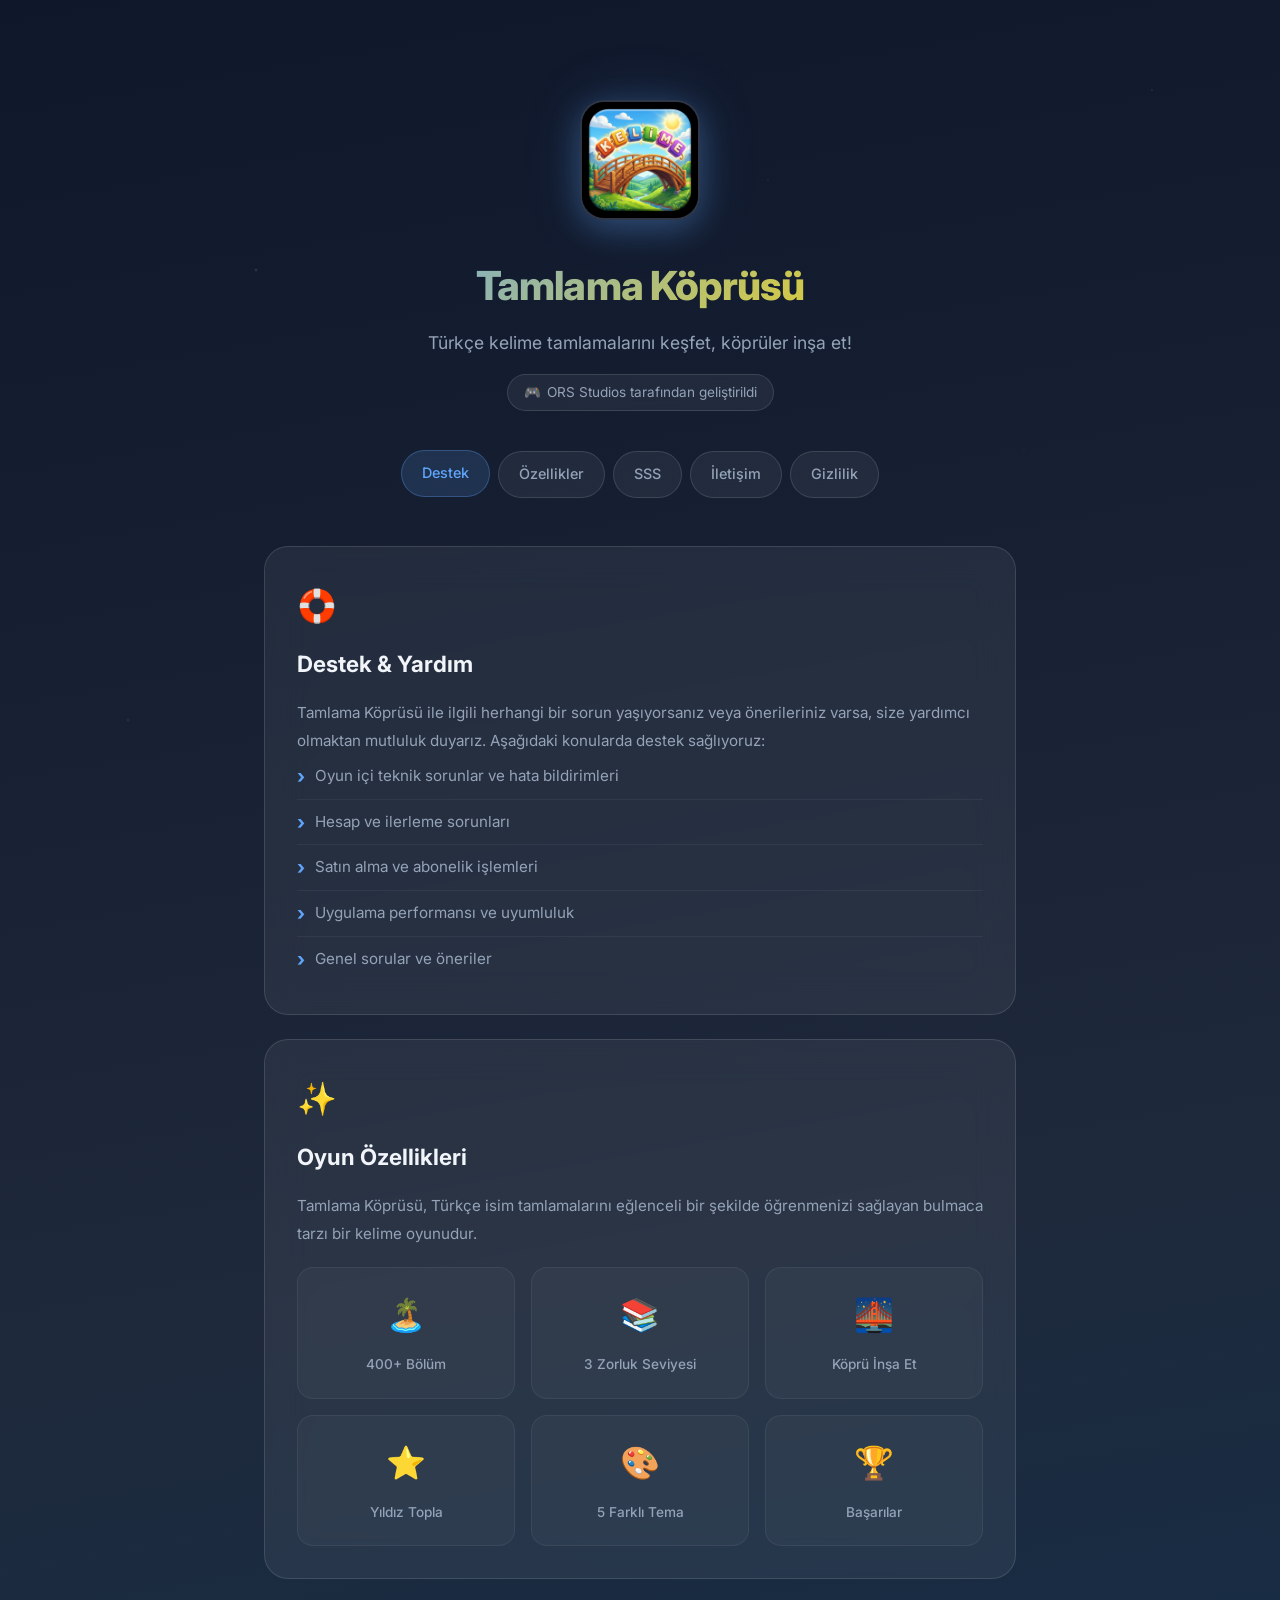
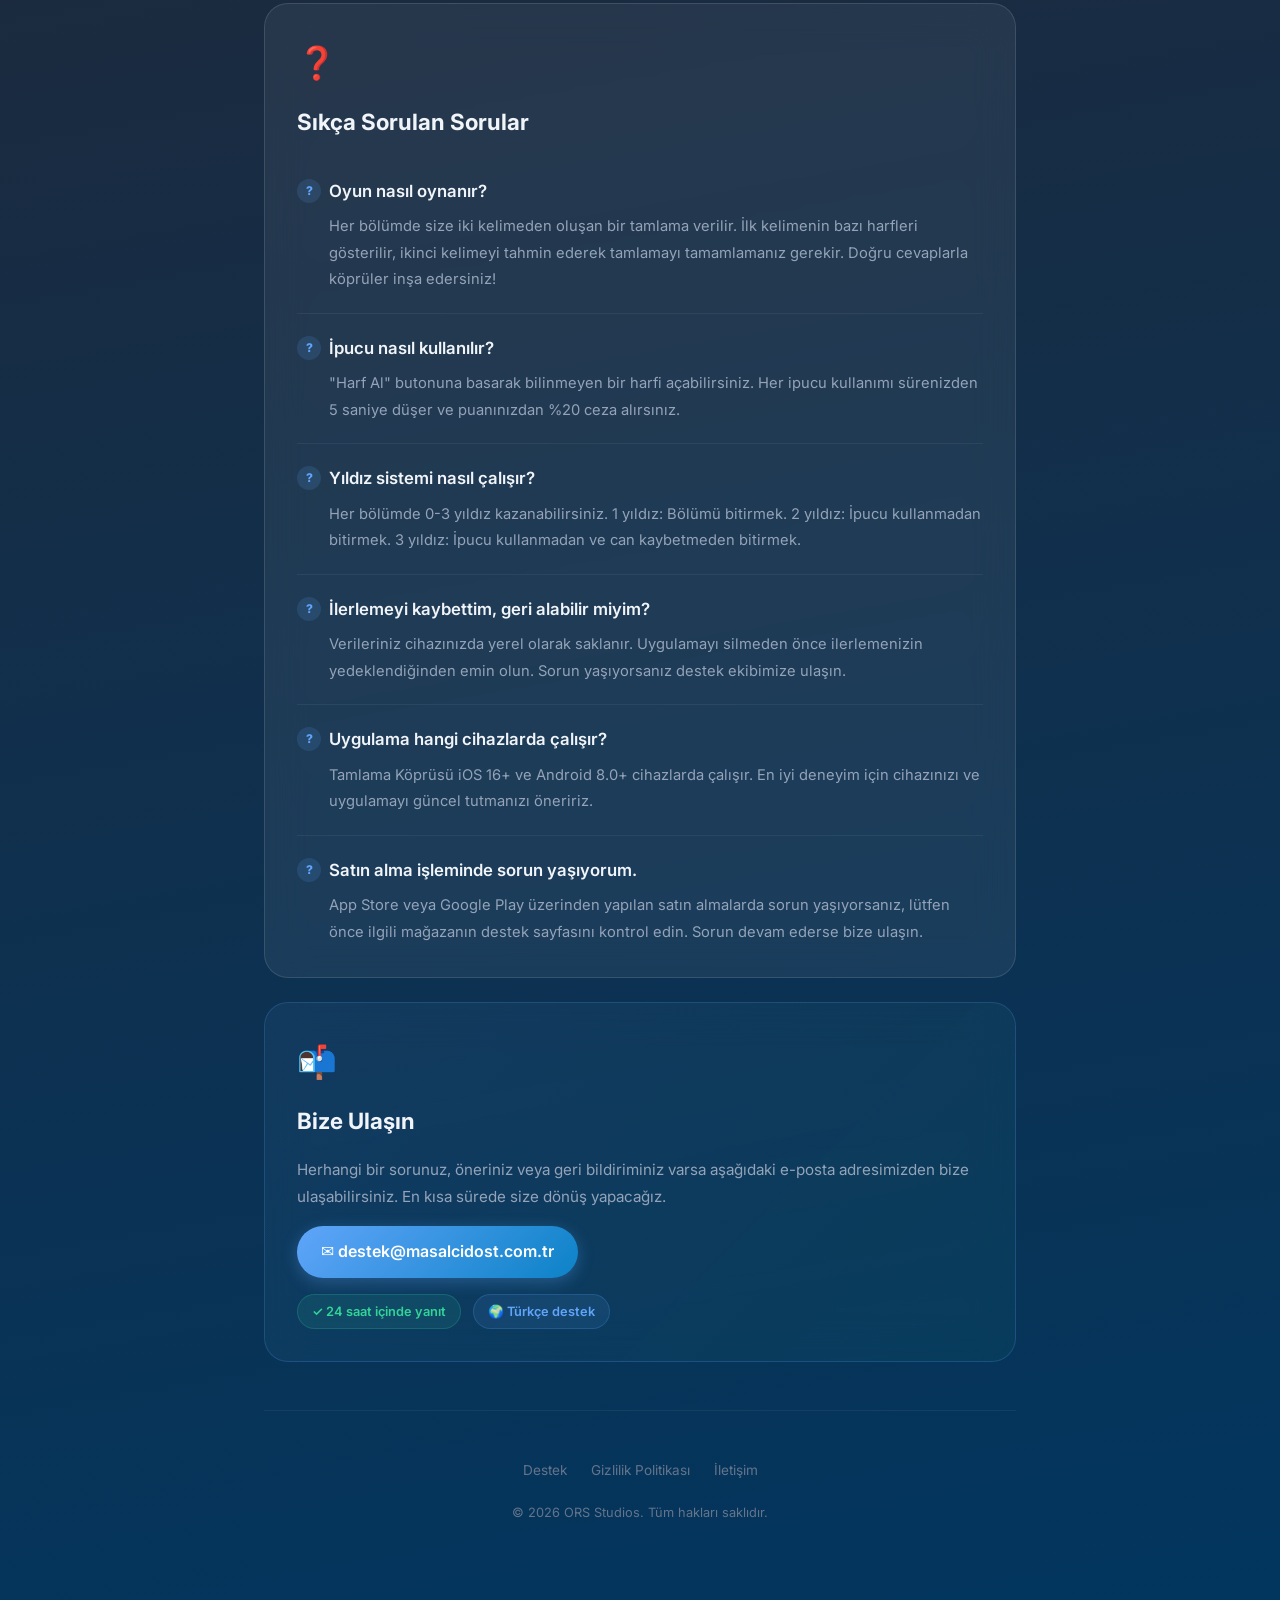
<file: index.html>
<!DOCTYPE html>
<html lang="tr">

<head>
  <meta charset="UTF-8">
  <meta name="viewport" content="width=device-width, initial-scale=1.0">
  <title>Tamlama Köprüsü — Destek</title>
  <meta name="description"
    content="Tamlama Köprüsü oyunu destek sayfası. Yardım, sıkça sorulan sorular ve iletişim bilgileri.">
  <meta name="keywords" content="Tamlama Köprüsü, destek, yardım, Türkçe, kelime oyunu, eğitim">
  <meta name="author" content="Zincir Oyun">
  <meta property="og:title" content="Tamlama Köprüsü — Destek">
  <meta property="og:description" content="Tamlama Köprüsü kelime oyunu destek ve yardım sayfası.">
  <meta property="og:type" content="website">
  <link rel="preconnect" href="https://fonts.googleapis.com">
  <link rel="preconnect" href="https://fonts.gstatic.com" crossorigin>
  <link href="https://fonts.googleapis.com/css2?family=Inter:wght@400;500;600;700;800&display=swap" rel="stylesheet">
  <link rel="stylesheet" href="style.css">
</head>

<body>
  <div class="page-wrapper">

    <!-- ===== HEADER ===== -->
    <header class="site-header">
      <img src="app-icon.png" alt="Tamlama Köprüsü" class="app-icon" onerror="this.style.display='none'">
      <h1 class="app-title">Tamlama Köprüsü</h1>
      <p class="app-subtitle">Türkçe kelime tamlamalarını keşfet, köprüler inşa et!</p>
      <div class="developer-badge">
        <span>🎮</span> ORS Studios tarafından geliştirildi
      </div>
    </header>

    <!-- ===== NAV ===== -->
    <nav class="site-nav">
      <a href="#destek" class="nav-link active">Destek</a>
      <a href="#ozellikler" class="nav-link">Özellikler</a>
      <a href="#sss" class="nav-link">SSS</a>
      <a href="#iletisim" class="nav-link">İletişim</a>
      <a href="privacy.html" class="nav-link">Gizlilik</a>
    </nav>

    <!-- ===== DESTEK ===== -->
    <section id="destek">
      <div class="card">
        <span class="card-icon">🛟</span>
        <h2>Destek & Yardım</h2>
        <p>
          Tamlama Köprüsü ile ilgili herhangi bir sorun yaşıyorsanız veya önerileriniz varsa,
          size yardımcı olmaktan mutluluk duyarız. Aşağıdaki konularda destek sağlıyoruz:
        </p>
        <ul>
          <li>Oyun içi teknik sorunlar ve hata bildirimleri</li>
          <li>Hesap ve ilerleme sorunları</li>
          <li>Satın alma ve abonelik işlemleri</li>
          <li>Uygulama performansı ve uyumluluk</li>
          <li>Genel sorular ve öneriler</li>
        </ul>
      </div>
    </section>

    <!-- ===== ÖZELLİKLER ===== -->
    <section id="ozellikler">
      <div class="card">
        <span class="card-icon">✨</span>
        <h2>Oyun Özellikleri</h2>
        <p>
          Tamlama Köprüsü, Türkçe isim tamlamalarını eğlenceli bir şekilde öğrenmenizi sağlayan
          bulmaca tarzı bir kelime oyunudur.
        </p>
        <div class="features-grid">
          <div class="feature-item">
            <span class="emoji">🏝️</span>
            <span class="label">400+ Bölüm</span>
          </div>
          <div class="feature-item">
            <span class="emoji">📚</span>
            <span class="label">3 Zorluk Seviyesi</span>
          </div>
          <div class="feature-item">
            <span class="emoji">🌉</span>
            <span class="label">Köprü İnşa Et</span>
          </div>
          <div class="feature-item">
            <span class="emoji">⭐</span>
            <span class="label">Yıldız Topla</span>
          </div>
          <div class="feature-item">
            <span class="emoji">🎨</span>
            <span class="label">5 Farklı Tema</span>
          </div>
          <div class="feature-item">
            <span class="emoji">🏆</span>
            <span class="label">Başarılar</span>
          </div>
        </div>
      </div>
    </section>

    <!-- ===== SSS ===== -->
    <section id="sss">
      <div class="card">
        <span class="card-icon">❓</span>
        <h2>Sıkça Sorulan Sorular</h2>

        <div class="faq-item">
          <h3>Oyun nasıl oynanır?</h3>
          <p>
            Her bölümde size iki kelimeden oluşan bir tamlama verilir. İlk kelimenin bazı harfleri
            gösterilir, ikinci kelimeyi tahmin ederek tamlamayı tamamlamanız gerekir. Doğru cevaplarla
            köprüler inşa edersiniz!
          </p>
        </div>

        <div class="faq-item">
          <h3>İpucu nasıl kullanılır?</h3>
          <p>
            "Harf Al" butonuna basarak bilinmeyen bir harfi açabilirsiniz. Her ipucu kullanımı
            sürenizden 5 saniye düşer ve puanınızdan %20 ceza alırsınız.
          </p>
        </div>

        <div class="faq-item">
          <h3>Yıldız sistemi nasıl çalışır?</h3>
          <p>
            Her bölümde 0-3 yıldız kazanabilirsiniz.
            1 yıldız: Bölümü bitirmek.
            2 yıldız: İpucu kullanmadan bitirmek.
            3 yıldız: İpucu kullanmadan ve can kaybetmeden bitirmek.
          </p>
        </div>

        <div class="faq-item">
          <h3>İlerlemeyi kaybettim, geri alabilir miyim?</h3>
          <p>
            Verileriniz cihazınızda yerel olarak saklanır. Uygulamayı silmeden önce ilerlemenizin
            yedeklendiğinden emin olun. Sorun yaşıyorsanız destek ekibimize ulaşın.
          </p>
        </div>

        <div class="faq-item">
          <h3>Uygulama hangi cihazlarda çalışır?</h3>
          <p>
            Tamlama Köprüsü iOS 16+ ve Android 8.0+ cihazlarda çalışır. En iyi deneyim için
            cihazınızı ve uygulamayı güncel tutmanızı öneririz.
          </p>
        </div>

        <div class="faq-item">
          <h3>Satın alma işleminde sorun yaşıyorum.</h3>
          <p>
            App Store veya Google Play üzerinden yapılan satın almalarda sorun yaşıyorsanız, lütfen
            önce ilgili mağazanın destek sayfasını kontrol edin. Sorun devam ederse bize ulaşın.
          </p>
        </div>
      </div>
    </section>

    <!-- ===== İLETİŞİM ===== -->
    <section id="iletisim">
      <div class="card contact-card">
        <span class="card-icon">📬</span>
        <h2>Bize Ulaşın</h2>
        <p>
          Herhangi bir sorunuz, öneriniz veya geri bildiriminiz varsa aşağıdaki
          e-posta adresimizden bize ulaşabilirsiniz. En kısa sürede size dönüş yapacağız.
        </p>
        <a href="mailto:destek@masalcidost.com.tr" class="contact-email">
          ✉️ destek@masalcidost.com.tr
        </a>
        <div class="badge-row">
          <span class="badge badge--green">✓ 24 saat içinde yanıt</span>
          <span class="badge badge--blue">🌍 Türkçe destek</span>
        </div>
      </div>
    </section>

    <!-- ===== FOOTER ===== -->
    <footer class="site-footer">
      <div class="footer-links">
        <a href="#destek">Destek</a>
        <a href="privacy.html">Gizlilik Politikası</a>
        <a href="mailto:destek@masalcidost.com.tr">İletişim</a>
      </div>
      <p class="footer-copy">© 2026 ORS Studios. Tüm hakları saklıdır.</p>
    </footer>

  </div>
</body>

</html>
</file>
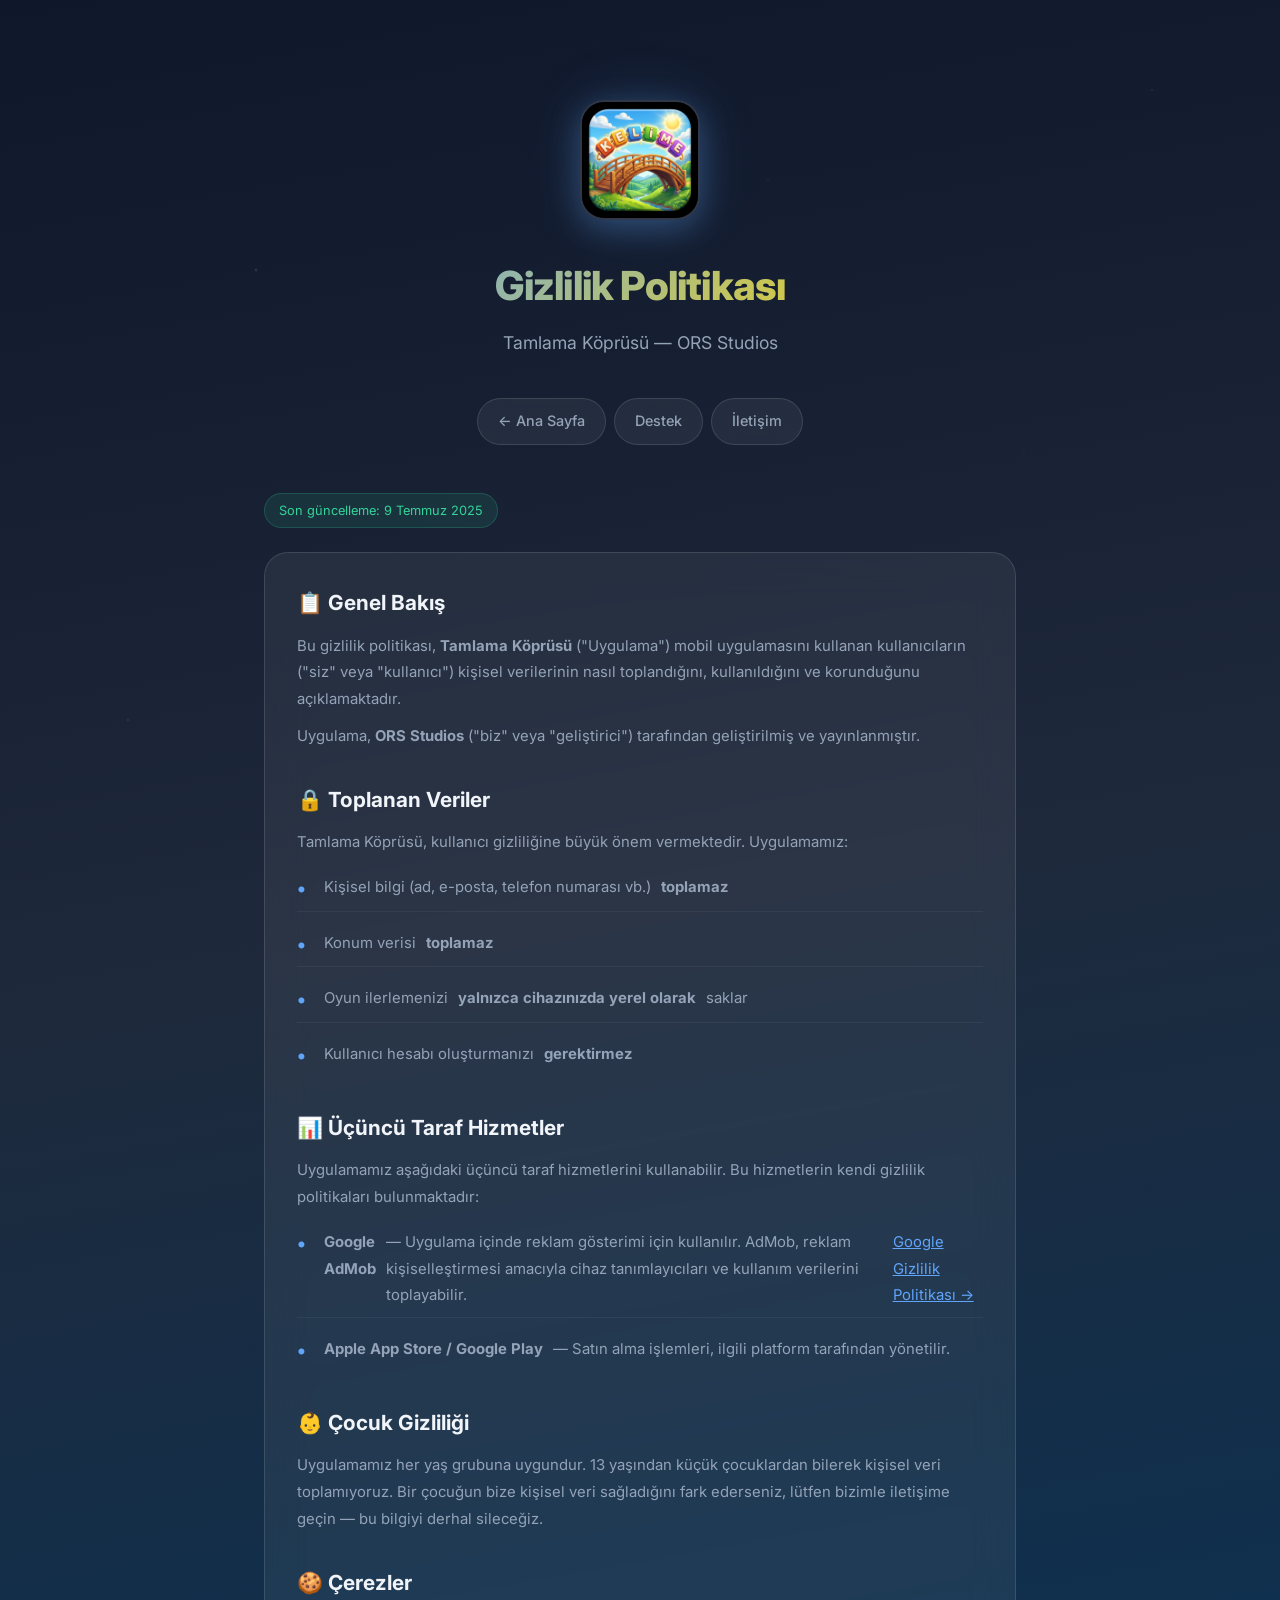
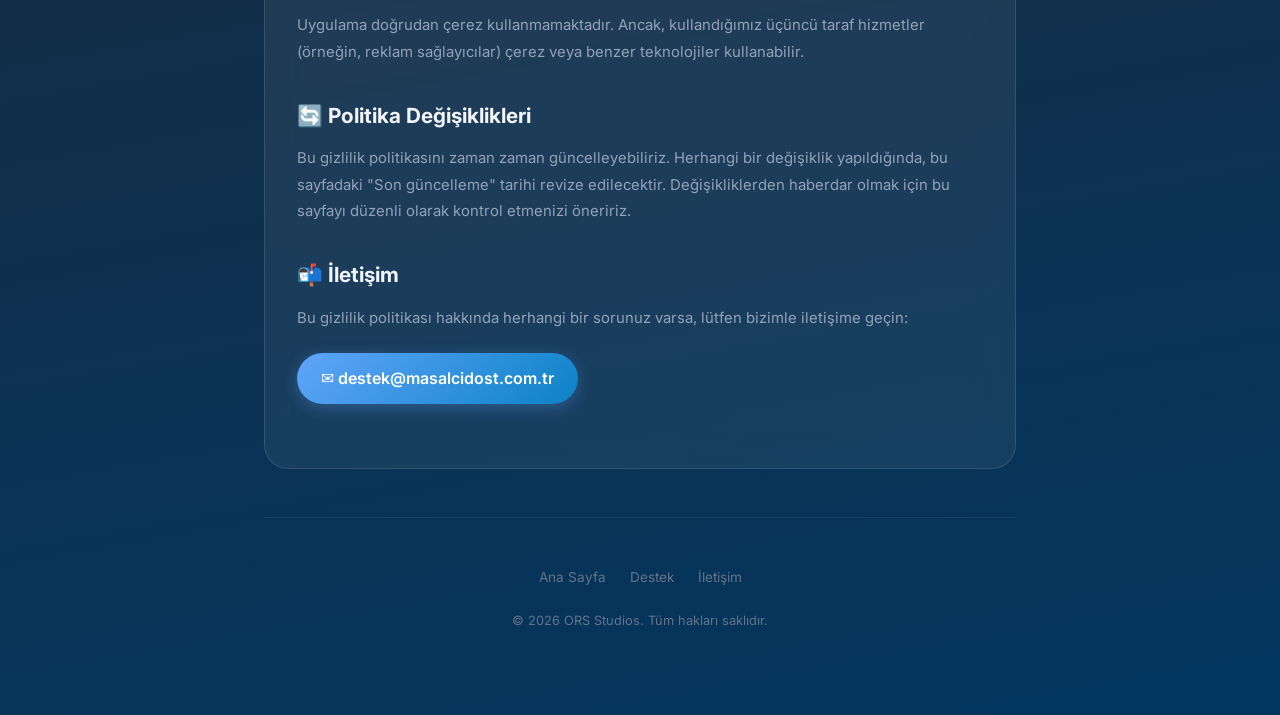
<file: privacy.html>
<!DOCTYPE html>
<html lang="tr">
<head>
  <meta charset="UTF-8">
  <meta name="viewport" content="width=device-width, initial-scale=1.0">
  <title>Gizlilik Politikası — Tamlama Köprüsü</title>
  <meta name="description" content="Tamlama Köprüsü gizlilik politikası. Kişisel verilerinizin nasıl korunduğu hakkında bilgi edinin.">
  <link rel="preconnect" href="https://fonts.googleapis.com">
  <link rel="preconnect" href="https://fonts.gstatic.com" crossorigin>
  <link href="https://fonts.googleapis.com/css2?family=Inter:wght@400;500;600;700;800&display=swap" rel="stylesheet">
  <link rel="stylesheet" href="style.css">
</head>
<body>
  <div class="page-wrapper">

    <!-- ===== HEADER ===== -->
    <header class="site-header">
      <img src="app-icon.png" alt="Tamlama Köprüsü" class="app-icon" onerror="this.style.display='none'">
      <h1 class="app-title">Gizlilik Politikası</h1>
      <p class="app-subtitle">Tamlama Köprüsü — ORS Studios</p>
    </header>

    <!-- ===== NAV ===== -->
    <nav class="site-nav">
      <a href="index.html" class="nav-link">← Ana Sayfa</a>
      <a href="index.html#destek" class="nav-link">Destek</a>
      <a href="index.html#iletisim" class="nav-link">İletişim</a>
    </nav>

    <span class="last-updated">Son güncelleme: 9 Temmuz 2025</span>

    <!-- ===== CONTENT ===== -->
    <div class="card">

      <div class="privacy-section">
        <h2>📋 Genel Bakış</h2>
        <p>
          Bu gizlilik politikası, <strong>Tamlama Köprüsü</strong> ("Uygulama") mobil uygulamasını
          kullanan kullanıcıların ("siz" veya "kullanıcı") kişisel verilerinin nasıl toplandığını,
          kullanıldığını ve korunduğunu açıklamaktadır.
        </p>
        <p>
          Uygulama, <strong>ORS Studios</strong> ("biz" veya "geliştirici") tarafından geliştirilmiş
          ve yayınlanmıştır.
        </p>
      </div>

      <div class="privacy-section">
        <h2>🔒 Toplanan Veriler</h2>
        <p>Tamlama Köprüsü, kullanıcı gizliliğine büyük önem vermektedir. Uygulamamız:</p>
        <ul>
          <li>Kişisel bilgi (ad, e-posta, telefon numarası vb.) <strong>toplamaz</strong></li>
          <li>Konum verisi <strong>toplamaz</strong></li>
          <li>Oyun ilerlemenizi <strong>yalnızca cihazınızda yerel olarak</strong> saklar</li>
          <li>Kullanıcı hesabı oluşturmanızı <strong>gerektirmez</strong></li>
        </ul>
      </div>

      <div class="privacy-section">
        <h2>📊 Üçüncü Taraf Hizmetler</h2>
        <p>
          Uygulamamız aşağıdaki üçüncü taraf hizmetlerini kullanabilir. Bu hizmetlerin kendi
          gizlilik politikaları bulunmaktadır:
        </p>
        <ul>
          <li>
            <strong>Google AdMob</strong> — Uygulama içinde reklam gösterimi için kullanılır.
            AdMob, reklam kişiselleştirmesi amacıyla cihaz tanımlayıcıları ve kullanım verilerini
            toplayabilir.
            <br>
            <a href="https://policies.google.com/privacy" style="color: var(--sky-top);">
              Google Gizlilik Politikası →
            </a>
          </li>
          <li>
            <strong>Apple App Store / Google Play</strong> — Satın alma işlemleri, ilgili platform
            tarafından yönetilir.
          </li>
        </ul>
      </div>

      <div class="privacy-section">
        <h2>👶 Çocuk Gizliliği</h2>
        <p>
          Uygulamamız her yaş grubuna uygundur. 13 yaşından küçük çocuklardan bilerek kişisel
          veri toplamıyoruz. Bir çocuğun bize kişisel veri sağladığını fark ederseniz, lütfen
          bizimle iletişime geçin — bu bilgiyi derhal sileceğiz.
        </p>
      </div>

      <div class="privacy-section">
        <h2>🍪 Çerezler</h2>
        <p>
          Uygulama doğrudan çerez kullanmamaktadır. Ancak, kullandığımız üçüncü taraf hizmetler
          (örneğin, reklam sağlayıcılar) çerez veya benzer teknolojiler kullanabilir.
        </p>
      </div>

      <div class="privacy-section">
        <h2>🔄 Politika Değişiklikleri</h2>
        <p>
          Bu gizlilik politikasını zaman zaman güncelleyebiliriz. Herhangi bir değişiklik yapıldığında,
          bu sayfadaki "Son güncelleme" tarihi revize edilecektir. Değişikliklerden haberdar olmak
          için bu sayfayı düzenli olarak kontrol etmenizi öneririz.
        </p>
      </div>

      <div class="privacy-section">
        <h2>📬 İletişim</h2>
        <p>
          Bu gizlilik politikası hakkında herhangi bir sorunuz varsa, lütfen bizimle iletişime geçin:
        </p>
        <a href="mailto:destek@masalcidost.com.tr" class="contact-email" style="margin-top: 12px;">
          ✉️ destek@masalcidost.com.tr
        </a>
      </div>

    </div>

    <!-- ===== FOOTER ===== -->
    <footer class="site-footer">
      <div class="footer-links">
        <a href="index.html">Ana Sayfa</a>
        <a href="index.html#destek">Destek</a>
        <a href="mailto:destek@masalcidost.com.tr">İletişim</a>
      </div>
      <p class="footer-copy">© 2026 ORS Studios. Tüm hakları saklıdır.</p>
    </footer>

  </div>
</body>
</html>
</file>
<file: style.css>
/* ===== RESET & BASE ===== */
*,
*::before,
*::after {
  margin: 0;
  padding: 0;
  box-sizing: border-box;
}

:root {
  /* Sky Theme */
  --sky-top: #60A5FA;
  --sky-mid: #93C5FD;
  --sky-bottom: #DBEAFE;

  /* Night Theme */
  --night-top: #0F172A;
  --night-mid: #1E293B;
  --night-bottom: #334155;

  /* Accents */
  --accent-green: #34D399;
  --accent-red: #EF4444;
  --accent-gold: #FFD700;
  --timer-gold: #FFE55C;

  /* Ocean */
  --ocean-deep: #04588E;
  --ocean-bright: #0C82C7;
  --ocean-dark: #02365F;

  /* Rope/Bridge */
  --rope-light: #D4B896;
  --rope-mid: #C4A484;
  --rope-dark: #A07855;

  /* UI */
  --glass-bg: rgba(255, 255, 255, 0.06);
  --glass-border: rgba(255, 255, 255, 0.12);
  --glass-bg-hover: rgba(255, 255, 255, 0.10);
  --text-primary: #F1F5F9;
  --text-secondary: #94A3B8;
  --text-muted: #64748B;
  --radius-sm: 8px;
  --radius-md: 16px;
  --radius-lg: 24px;
  --radius-xl: 32px;
}

html {
  scroll-behavior: smooth;
  -webkit-font-smoothing: antialiased;
  -moz-osx-font-smoothing: grayscale;
}

body {
  font-family: 'Inter', 'Segoe UI', system-ui, -apple-system, sans-serif;
  background: linear-gradient(170deg, var(--night-top) 0%, var(--night-mid) 40%, var(--ocean-dark) 100%);
  color: var(--text-primary);
  min-height: 100vh;
  line-height: 1.7;
  overflow-x: hidden;
}

/* ===== ANIMATED BG PARTICLES ===== */
body::before {
  content: '';
  position: fixed;
  top: 0; left: 0; right: 0; bottom: 0;
  background:
    radial-gradient(2px 2px at 20% 30%, rgba(255,255,255,0.15), transparent),
    radial-gradient(2px 2px at 40% 70%, rgba(255,255,255,0.1), transparent),
    radial-gradient(1px 1px at 60% 20%, rgba(255,255,255,0.12), transparent),
    radial-gradient(1px 1px at 80% 50%, rgba(255,255,255,0.08), transparent),
    radial-gradient(2px 2px at 10% 80%, rgba(255,255,255,0.1), transparent),
    radial-gradient(1px 1px at 70% 90%, rgba(255,255,255,0.07), transparent),
    radial-gradient(1.5px 1.5px at 90% 10%, rgba(255,255,255,0.11), transparent),
    radial-gradient(1px 1px at 50% 50%, rgba(255,255,255,0.06), transparent);
  pointer-events: none;
  z-index: 0;
  animation: twinkle 8s ease-in-out infinite alternate;
}

@keyframes twinkle {
  0% { opacity: 0.5; }
  100% { opacity: 1; }
}

/* ===== LAYOUT ===== */
.page-wrapper {
  position: relative;
  z-index: 1;
  max-width: 800px;
  margin: 0 auto;
  padding: 40px 24px 60px;
}

/* ===== HEADER ===== */
.site-header {
  text-align: center;
  padding: 60px 0 40px;
}

.app-icon {
  width: 120px;
  height: 120px;
  border-radius: var(--radius-lg);
  box-shadow:
    0 8px 32px rgba(96, 165, 250, 0.3),
    0 0 60px rgba(96, 165, 250, 0.15);
  margin-bottom: 24px;
  animation: float 4s ease-in-out infinite;
  border: 2px solid var(--glass-border);
}

@keyframes float {
  0%, 100% { transform: translateY(0); }
  50% { transform: translateY(-8px); }
}

.app-title {
  font-size: 2.5rem;
  font-weight: 800;
  background: linear-gradient(135deg, var(--sky-top), var(--accent-gold), var(--sky-mid));
  background-size: 200% 200%;
  -webkit-background-clip: text;
  -webkit-text-fill-color: transparent;
  background-clip: text;
  animation: shimmer 4s ease-in-out infinite;
  letter-spacing: -0.02em;
  margin-bottom: 8px;
}

@keyframes shimmer {
  0%, 100% { background-position: 0% 50%; }
  50% { background-position: 100% 50%; }
}

.app-subtitle {
  font-size: 1.1rem;
  color: var(--text-secondary);
  font-weight: 400;
}

.developer-badge {
  display: inline-flex;
  align-items: center;
  gap: 6px;
  margin-top: 16px;
  padding: 6px 16px;
  background: var(--glass-bg);
  border: 1px solid var(--glass-border);
  border-radius: 100px;
  font-size: 0.85rem;
  color: var(--text-secondary);
  backdrop-filter: blur(12px);
  -webkit-backdrop-filter: blur(12px);
}

/* ===== NAV ===== */
.site-nav {
  display: flex;
  justify-content: center;
  gap: 8px;
  margin-bottom: 48px;
  flex-wrap: wrap;
}

.nav-link {
  padding: 10px 20px;
  background: var(--glass-bg);
  border: 1px solid var(--glass-border);
  border-radius: 100px;
  color: var(--text-secondary);
  text-decoration: none;
  font-size: 0.9rem;
  font-weight: 500;
  transition: all 0.3s ease;
  backdrop-filter: blur(12px);
  -webkit-backdrop-filter: blur(12px);
}

.nav-link:hover,
.nav-link.active {
  background: rgba(96, 165, 250, 0.15);
  border-color: rgba(96, 165, 250, 0.3);
  color: var(--sky-top);
  transform: translateY(-1px);
}

/* ===== CARDS ===== */
.card {
  background: var(--glass-bg);
  border: 1px solid var(--glass-border);
  border-radius: var(--radius-lg);
  padding: 32px;
  margin-bottom: 24px;
  backdrop-filter: blur(20px);
  -webkit-backdrop-filter: blur(20px);
  transition: all 0.3s ease;
}

.card:hover {
  background: var(--glass-bg-hover);
  border-color: rgba(255, 255, 255, 0.18);
  transform: translateY(-2px);
  box-shadow: 0 8px 32px rgba(0, 0, 0, 0.2);
}

.card-icon {
  font-size: 2rem;
  margin-bottom: 12px;
  display: block;
}

.card h2 {
  font-size: 1.4rem;
  font-weight: 700;
  margin-bottom: 16px;
  color: var(--text-primary);
}

.card p,
.card li {
  color: var(--text-secondary);
  font-size: 0.95rem;
  line-height: 1.8;
}

.card ul {
  list-style: none;
  padding: 0;
}

.card ul li {
  padding: 8px 0;
  border-bottom: 1px solid rgba(255, 255, 255, 0.05);
  display: flex;
  align-items: flex-start;
  gap: 10px;
}

.card ul li:last-child {
  border-bottom: none;
}

.card ul li::before {
  content: '›';
  color: var(--sky-top);
  font-weight: 700;
  font-size: 1.2rem;
  line-height: 1.5;
  flex-shrink: 0;
}

/* ===== CONTACT CARD ===== */
.contact-card {
  background: linear-gradient(135deg, rgba(96, 165, 250, 0.08), rgba(52, 211, 153, 0.05));
  border-color: rgba(96, 165, 250, 0.2);
}

.contact-email {
  display: inline-flex;
  align-items: center;
  gap: 8px;
  padding: 12px 24px;
  background: linear-gradient(135deg, var(--sky-top), var(--ocean-bright));
  color: white;
  text-decoration: none;
  border-radius: 100px;
  font-weight: 600;
  font-size: 1rem;
  margin-top: 16px;
  transition: all 0.3s ease;
  box-shadow: 0 4px 16px rgba(96, 165, 250, 0.3);
}

.contact-email:hover {
  transform: translateY(-2px) scale(1.02);
  box-shadow: 0 8px 24px rgba(96, 165, 250, 0.4);
}

/* ===== FEATURES GRID ===== */
.features-grid {
  display: grid;
  grid-template-columns: repeat(auto-fit, minmax(200px, 1fr));
  gap: 16px;
  margin-top: 20px;
}

.feature-item {
  background: rgba(255, 255, 255, 0.03);
  border: 1px solid rgba(255, 255, 255, 0.06);
  border-radius: var(--radius-md);
  padding: 20px;
  text-align: center;
  transition: all 0.3s ease;
}

.feature-item:hover {
  background: rgba(255, 255, 255, 0.06);
  transform: translateY(-2px);
}

.feature-item .emoji {
  font-size: 2rem;
  display: block;
  margin-bottom: 8px;
}

.feature-item .label {
  font-size: 0.85rem;
  color: var(--text-secondary);
  font-weight: 500;
}

/* ===== FAQ ===== */
.faq-item {
  padding: 20px 0;
  border-bottom: 1px solid rgba(255, 255, 255, 0.06);
}

.faq-item:last-child {
  border-bottom: none;
  padding-bottom: 0;
}

.faq-item h3 {
  font-size: 1.05rem;
  font-weight: 600;
  color: var(--text-primary);
  margin-bottom: 8px;
  display: flex;
  align-items: center;
  gap: 8px;
}

.faq-item h3::before {
  content: '?';
  display: inline-flex;
  align-items: center;
  justify-content: center;
  width: 24px;
  height: 24px;
  background: rgba(96, 165, 250, 0.15);
  color: var(--sky-top);
  border-radius: 50%;
  font-size: 0.75rem;
  font-weight: 800;
  flex-shrink: 0;
}

.faq-item p {
  color: var(--text-secondary);
  font-size: 0.92rem;
  padding-left: 32px;
}

/* ===== FOOTER ===== */
.site-footer {
  text-align: center;
  padding: 48px 0 24px;
  border-top: 1px solid rgba(255, 255, 255, 0.06);
  margin-top: 48px;
}

.footer-links {
  display: flex;
  justify-content: center;
  gap: 24px;
  margin-bottom: 20px;
  flex-wrap: wrap;
}

.footer-links a {
  color: var(--text-muted);
  text-decoration: none;
  font-size: 0.85rem;
  transition: color 0.3s ease;
}

.footer-links a:hover {
  color: var(--sky-top);
}

.footer-copy {
  font-size: 0.8rem;
  color: var(--text-muted);
}

/* ===== PRIVACY PAGE ===== */
.privacy-section {
  margin-bottom: 32px;
}

.privacy-section h2 {
  font-size: 1.3rem;
  font-weight: 700;
  margin-bottom: 12px;
  color: var(--text-primary);
  display: flex;
  align-items: center;
  gap: 8px;
}

.privacy-section p,
.privacy-section li {
  color: var(--text-secondary);
  font-size: 0.93rem;
  margin-bottom: 10px;
}

.privacy-section ul {
  list-style: none;
  padding-left: 0;
}

.privacy-section ul li::before {
  content: '•';
  color: var(--sky-top);
  font-weight: 700;
  margin-right: 8px;
}

.last-updated {
  display: inline-block;
  padding: 6px 14px;
  background: rgba(52, 211, 153, 0.1);
  border: 1px solid rgba(52, 211, 153, 0.2);
  border-radius: 100px;
  font-size: 0.8rem;
  color: var(--accent-green);
  margin-bottom: 24px;
}

/* ===== BADGE ROW ===== */
.badge-row {
  display: flex;
  gap: 12px;
  flex-wrap: wrap;
  margin-top: 16px;
}

.badge {
  display: inline-flex;
  align-items: center;
  gap: 6px;
  padding: 6px 14px;
  border-radius: 100px;
  font-size: 0.8rem;
  font-weight: 600;
  border: 1px solid;
}

.badge--green {
  background: rgba(52, 211, 153, 0.1);
  border-color: rgba(52, 211, 153, 0.2);
  color: var(--accent-green);
}

.badge--blue {
  background: rgba(96, 165, 250, 0.1);
  border-color: rgba(96, 165, 250, 0.2);
  color: var(--sky-top);
}

.badge--gold {
  background: rgba(255, 215, 0, 0.1);
  border-color: rgba(255, 215, 0, 0.2);
  color: var(--accent-gold);
}

/* ===== RESPONSIVE ===== */
@media (max-width: 640px) {
  .page-wrapper {
    padding: 24px 16px 40px;
  }

  .site-header {
    padding: 40px 0 24px;
  }

  .app-icon {
    width: 88px;
    height: 88px;
  }

  .app-title {
    font-size: 1.8rem;
  }

  .card {
    padding: 24px 20px;
  }

  .features-grid {
    grid-template-columns: repeat(2, 1fr);
  }

  .site-nav {
    gap: 6px;
  }

  .nav-link {
    padding: 8px 14px;
    font-size: 0.82rem;
  }
}
</file>
